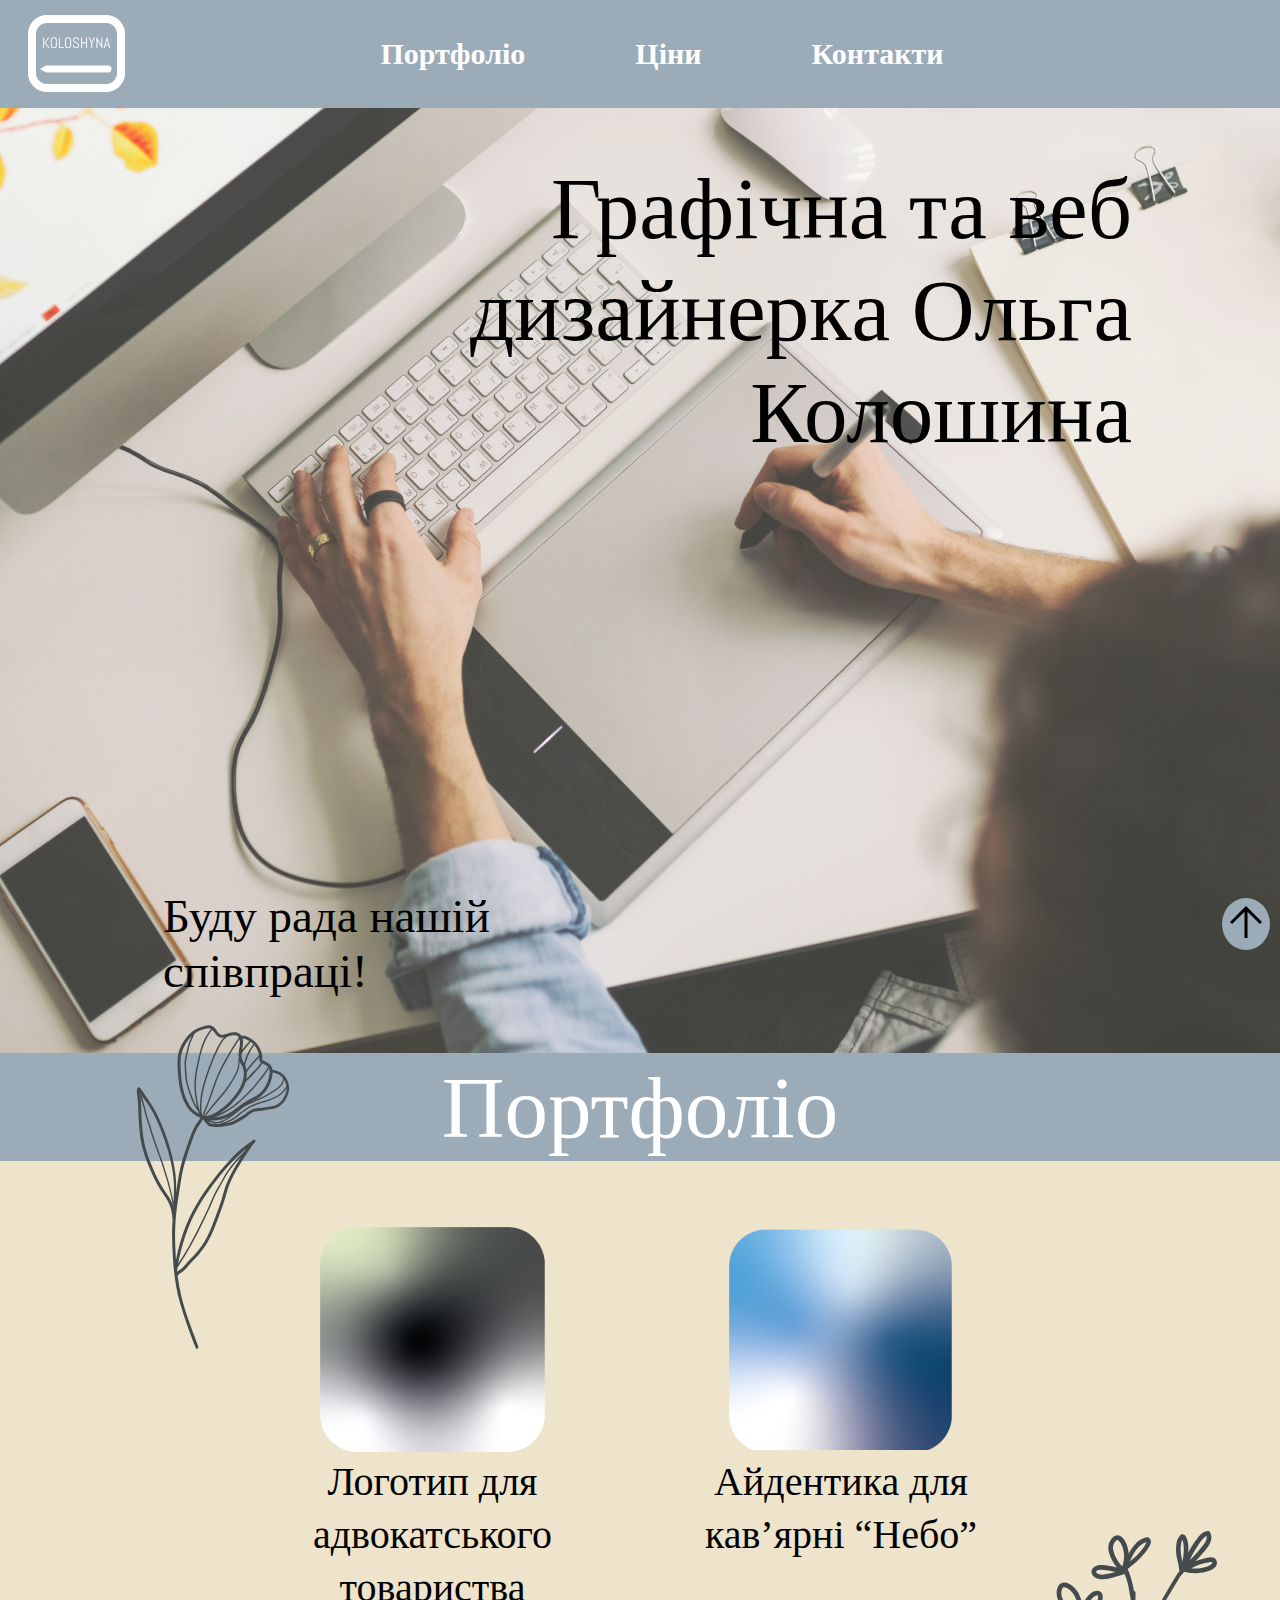
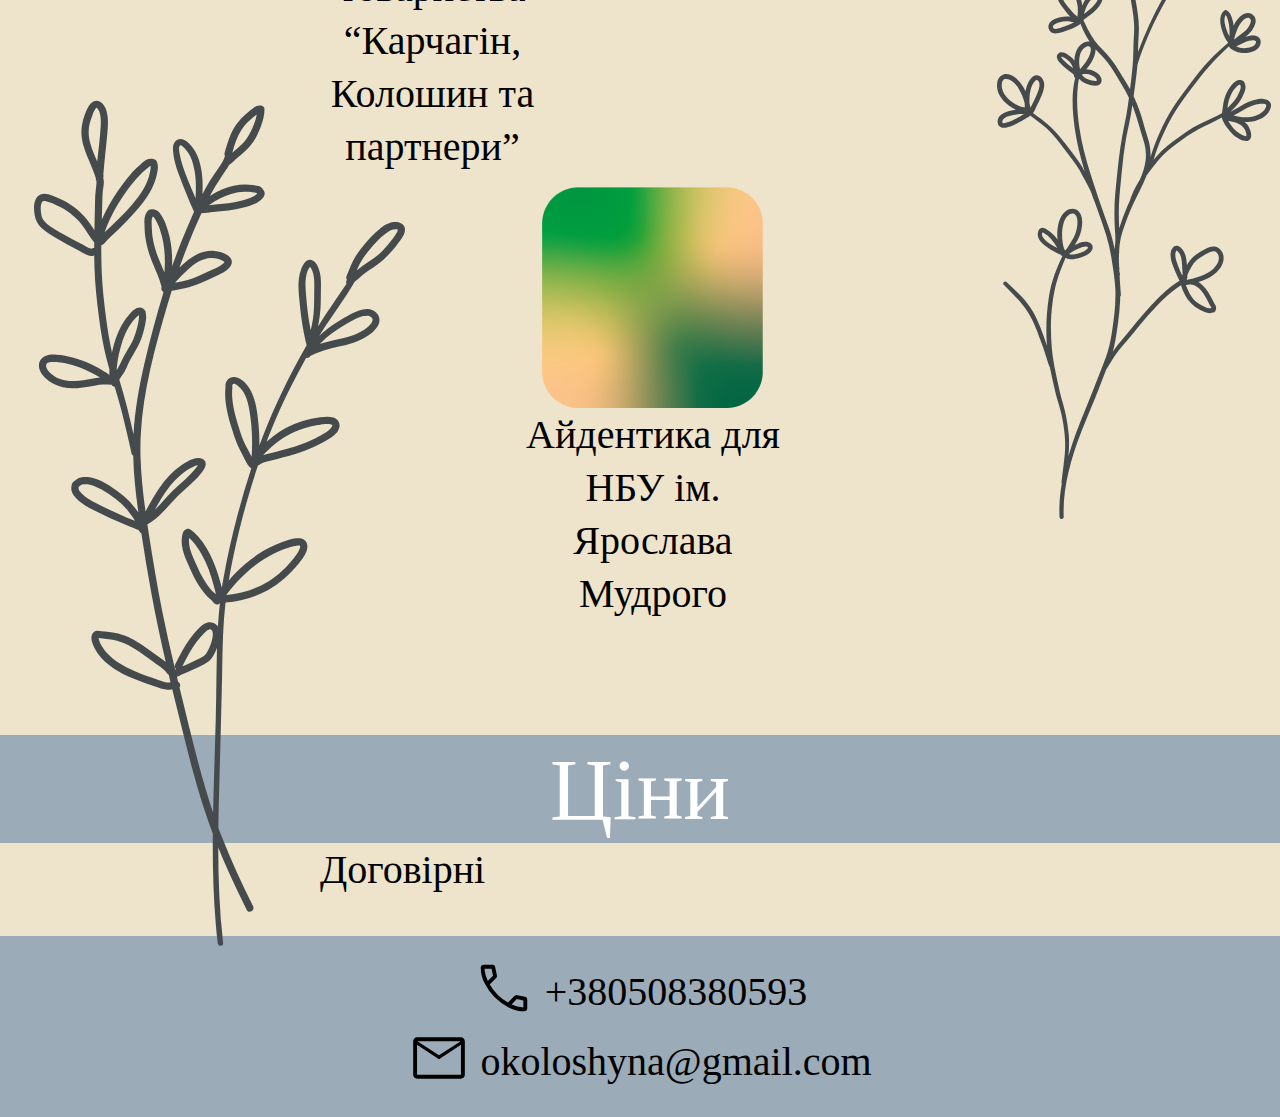
<file: index.html>
<!DOCTYPE html>
<html lang="en">
<head>
    <meta charset="UTF-8">
    <meta http-equiv="X-UA-Compatible" content="IE=edge">
    <meta name="viewport" content="width=device-width, initial-scale=1.0">
    <meta name="keywords" content="Сайти недорого, Графічний дизайн недорого, Web-дизайн недорого, вебдизайн недорого">
    <title>Сайт веб-дизайнерки Колошиної Ольги</title>
    <link rel="stylesheet" href="style.css">
</head>
<body>
    <header id="main-top">
        <div class="container main-top">
            <div class="logo">
                <img src="cover/logo.png" alt="logo">
            </div>
            <div class="container navigation">
                    <a class="port" href="#portfolio">Портфоліо</a>
                    <a href="#price">Ціни</a>
                    <a href="#contact">Контакти</a>
            </div>
        </div>
    </header>

    <main>
        <section>
            <div>
                <img class="background-img" src="cover/young-graphic-designer-working-office 2.png" alt="">
            </div>

            <div class="container background-img">
                <h2>Буду рада нашій співпраці!</h2>
                <h1>Графічна та веб дизайнеркa
                    Ольга Колошина </h1>
            </div>           
        </section>

        <section>
            <div id="portfolio">
                <h3 class="container">Портфоліо</h3>
            </div>

            <div class="container">
                <div id="savior">
                    &nbsp
                    <div class="blocks">
        
                        <div class="first">
                            <div class="first-block">
                                <a href="#popup-1">
                                    <img src="cover2/dad.png" alt="koloshyn">
                                </a>
                            </div>
        
                            <div>
                                <h4 class="f-text">Логотип для адвокатського товариства “Карчагін, Колошин та партнери”</h4>
                            </div>
                        </div>
        
                        <div class="second">
                            <div class="second-block">
                                <a href="#popup-2">
                                    <img src="cover2/nebo.png" alt="nedo">
                                </a>
                            </div>
                            <div>
                                <h4 class="t-text">Айдентика для кав’ярні “Небо”</h4>
                            </div>
                        </div>
        
                        <div class="third">
                            <div class="third-block">
                                <a href="#popup-3">
                                    <img src="cover2/libruary.png" alt="libruary">
                                </a>
                            </div>
        
                            <div>
                                <h4 class="tr-text">Айдентика для НБУ ім. Ярослава Мудрого</h4>
                            </div>
                        </div>
        
                    </div>
        
                </div>
            </div>
        </section>

        <section>
            <div id="price">
                <h3 class="container">Ціни</h3>
            </div>
            <div class="container">
                <h4>&nbsp&nbsp&nbsp&nbsp&nbsp&nbsp&nbsp&nbsp&nbsp&nbsp&nbsp&nbsp&nbsp&nbsp&nbsp Договірні</h4>
            </div>
        </section>

        <section>
            <img class="flower-1" src="flowers/path14.svg" alt="">
            <img class="flower-2" src="flowers/path20.svg" alt="">
            <img class="flower-3" src="flowers/path48.svg" alt="">
        </section>
    </main>


    <footer>
        <div id="contact">
            <div class="container contacts">
                <img src="svg/call_FILL0_wght400_GRAD0_opsz48.svg" alt="">
                <h4>&nbsp+380508380593</h4>
            </div>
    
            <div class="container contacts">
                <img src="svg/mail_FILL0_wght400_GRAD0_opsz48.svg" alt="">
                <h4>&nbspokoloshyna@gmail.com</h4>
            </div>
        </div>
    </footer>

    <div id="back-to-top" class="back_to_top">
        <a href="#main-top"><img src="svg/arrow_upward_FILL0_wght400_GRAD0_opsz48.svg" alt=""></a>
    </div>


    <div id="popup-2" class="popup">
        <div class="popup-body">
            <div class="popup-content ">
                <a href="#savior" class="popup-close"> <img src="flowers/arrow_back_FILL0_wght400_GRAD0_opsz48 1.svg" alt="close"></a>
                <div class="popup-title"> <h5>Айдентика для кав’ярні “Небо” </h5></div>
                <div class="popup-photo">
                    <img class="popup-photo" src="nebo/Koloshyna_16 (1)-2.png" alt="">
                    <img class="popup-photo" src="nebo/Koloshyna_16 (1)-3.png" alt="">
                    <img class="popup-photo" src="nebo/Koloshyna_16 (1)-5.png" alt="">
                    <img class="popup-photo" src="nebo/Koloshyna_16 (1)-6.png" alt="">
                    <img class="popup-photo" src="nebo/Koloshyna_16 (1)-8.png" alt="">
                </div>
            </div>
        </div>
    </div>

    <div id="popup-3" class="popup">
        <div class="popup-body">
            <div class="popup-content ">
                <a href="#savior" class="popup-close"> <img src="flowers/arrow_back_FILL0_wght400_GRAD0_opsz48 1.svg" alt="close"></a>
                <div class="popup-title"> <h5>Айдентика для НБУ ім. Ярослава Мудрого </h5></div>
                <div class="popup-photo">
                    <img class="popup-photo" src="labruary/presentation_Koloshyna-05.png" alt="">
                    <img class="popup-photo" src="labruary/presentation_Koloshyna-06.png" alt="">
                    <img class="popup-photo" src="labruary/presentation_Koloshyna-07.png" alt="">
                    <img class="popup-photo" src="labruary/presentation_Koloshyna-09.png" alt="">
                    <img class="popup-photo" src="labruary/presentation_Koloshyna-10.png" alt="">
                    <img class="popup-photo" src="labruary/presentation_Koloshyna-11.png" alt="">
                    <img class="popup-photo" src="labruary/presentation_Koloshyna-14.png" alt="">
                    <img class="popup-photo" src="labruary/presentation_Koloshyna-15.png" alt="">
                </div>
            </div>
        </div>
    </div>

    <div id="popup-1" class="popup">
        <div class="popup-body">
            <div class="popup-content ">
                <a href="#savior" class="popup-close"> <img src="flowers/arrow_back_FILL0_wght400_GRAD0_opsz48 1.svg" alt="close"></a>
                <div class="popup-title"> <h5>Логотип 
                    для адвокатського товариства “Карчагін 
                    і Колошин” </h5></div>
                <div class="popup-photo">
                    <img class="popup-photo" src="dad/2x/секіра2.png" alt="">
                </div>
            </div>
        </div>
    </div>

</body>
</html>
</file>
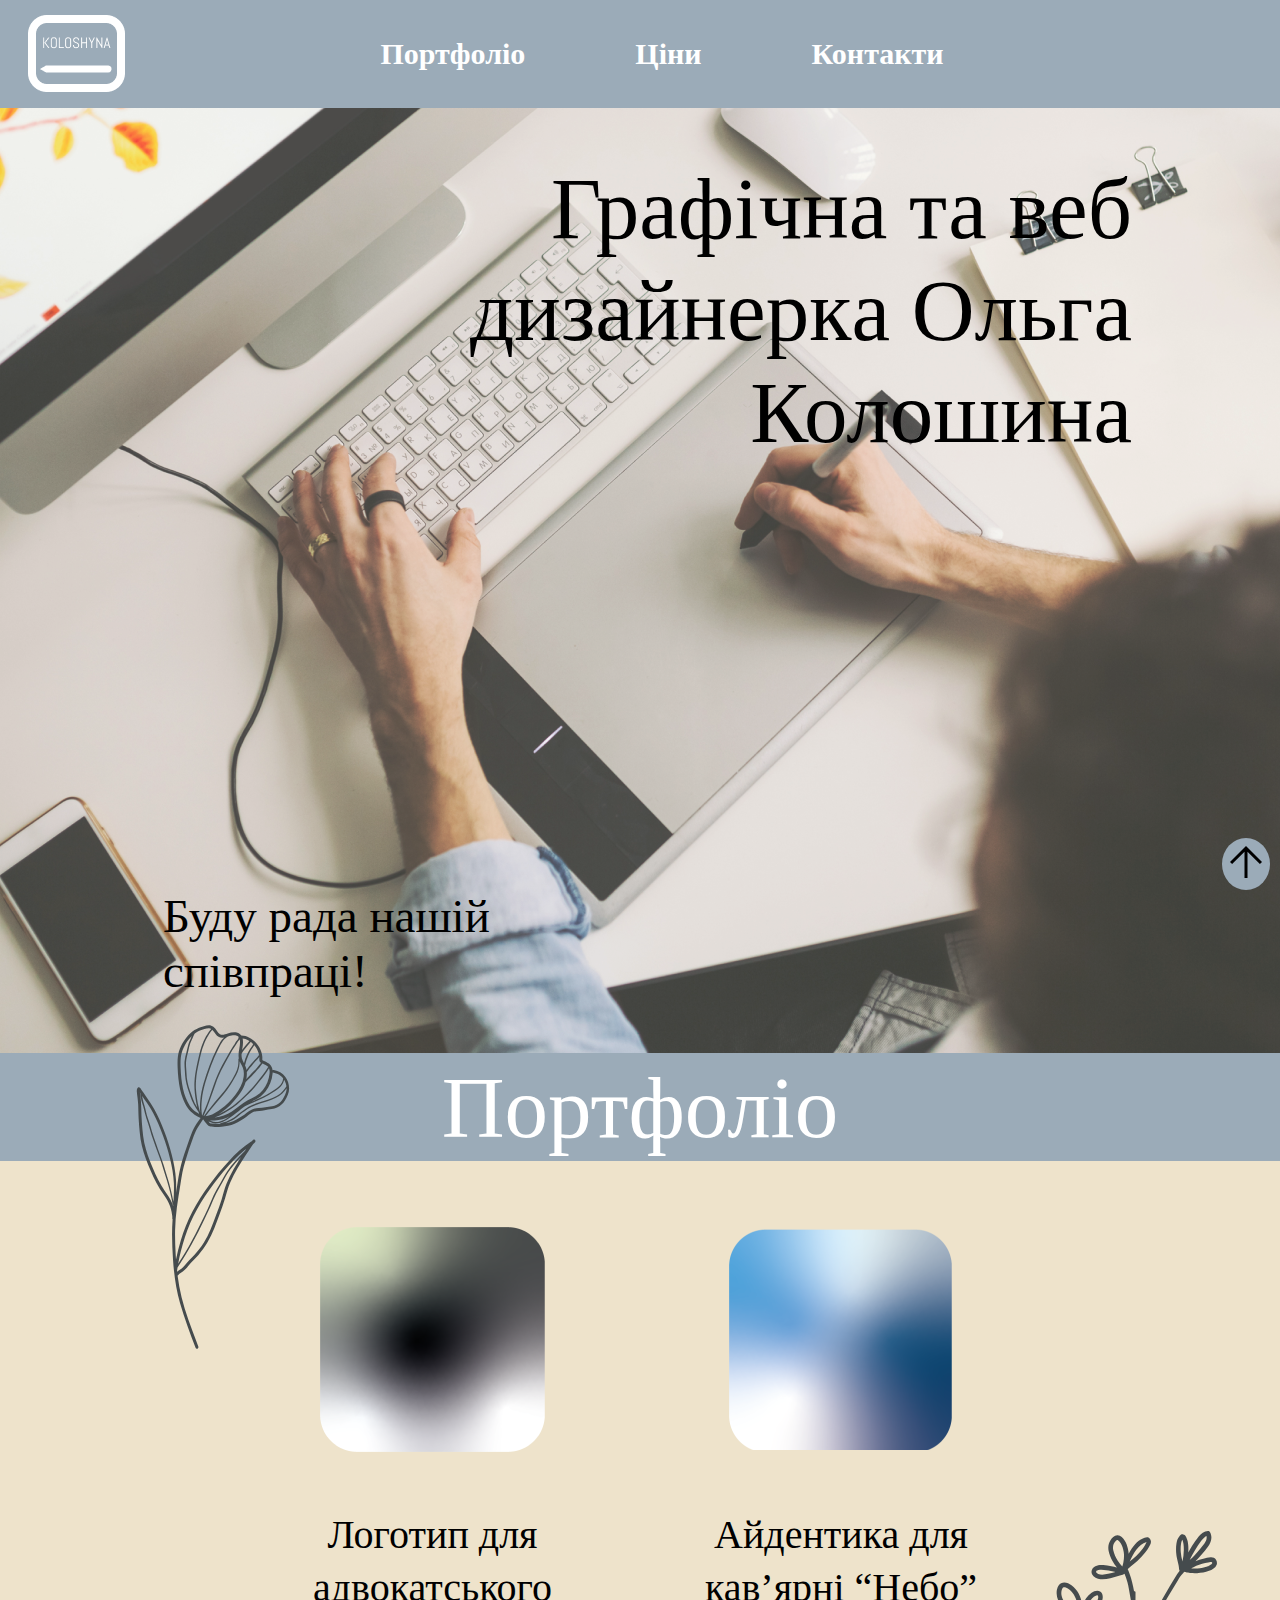
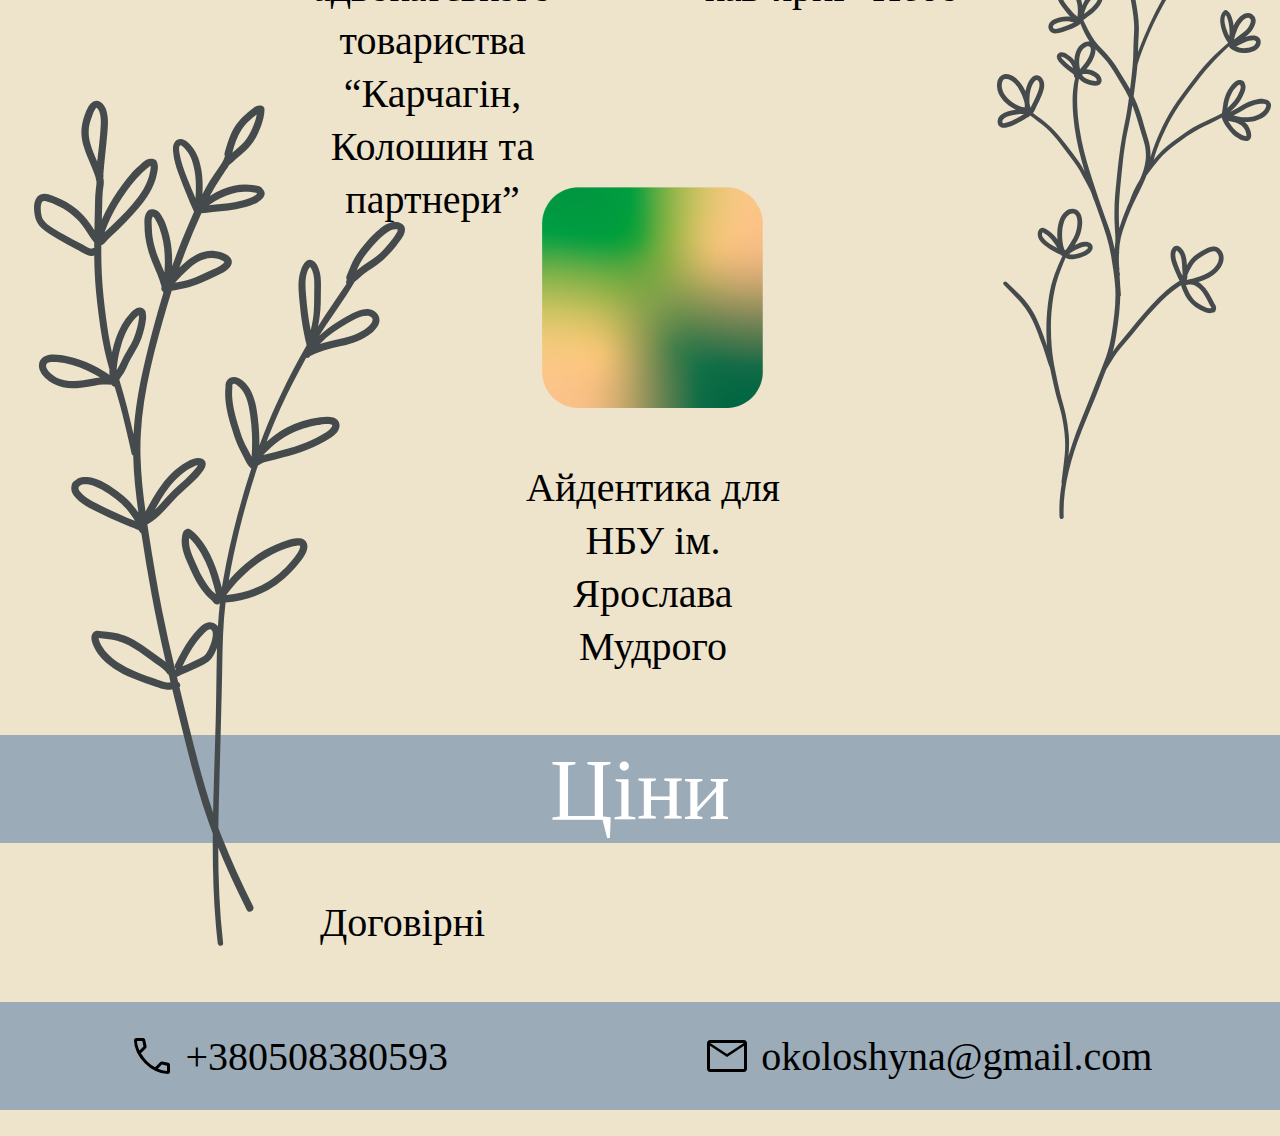
<file: site/index.html>
<!DOCTYPE html>
<html lang="en">
<head>
    <meta charset="UTF-8">
    <meta http-equiv="X-UA-Compatible" content="IE=edge">
    <meta name="viewport" content="width=device-width, initial-scale=1.0">
    <meta name="keywords" content="Сайти недорого, Графічний дизайн недорого, Web-дизайн недорого, вебдизайн недорого">
    <title>Сайт веб-дизайнерки Колошиної Ольги</title>
    <link rel="stylesheet" href="style.css">
</head>
<body>
    <header id="main-top">
        <div class="container main-top">
            <div class="logo">
                <img src="cover/logo.png" alt="logo">
            </div>
            <div class="container navigation">
                    <a class="port" href="#portfolio">Портфоліо</a>
                    <a href="#price">Ціни</a>
                    <a href="#contact">Контакти</a>
            </div>
        </div>
    </header>

    <main>
        <section>
            <div>
                <img class="background-img" src="cover/young-graphic-designer-working-office 2.png" alt="">
            </div>

            <div class="container background-img">
                <h2>Буду рада нашій співпраці!</h2>
                <h1>Графічна та веб дизайнеркa
                    Ольга Колошина </h1>
            </div>           
        </section>

        <section>
            <div id="portfolio">
                <h3 class="container">Портфоліо</h3>
            </div>
            <div class="container">
                <div id="savior">
                    &nbsp
                    <div class="blocks">
                        <div class="first-block">
                            <a href="#popup-1">
                                <img src="cover2/dad.png" alt="koloshyn">
                            </a>
                        </div>

                        <div>
                            <h4 class="f-text">Логотип 
                                для адвокатського товариства “Карчагін, Колошин та партнери”</h4>
                        </div>

                        <div class="second-block">
                            <a href="#popup-2">
                                <img src="cover2/nebo.png" alt="nedo">
                            </a>
                        </div>
                        <div>
                            <h4 class="t-text">Айдентика для кав’ярні “Небо”</h4>
                        </div>

                        <div class="third-block">
                            <a href="#popup-3">
                                <img src="cover2/libruary.png" alt="libruary">
                            </a>
                        </div>

                        <div>
                            <h4 class="tr-text">Айдентика для НБУ ім. Ярослава Мудрого</h4>
                        </div>
                    </div>
                </div>
            </div>
        </section>

        <section>
            <div id="price">
                <h3 class="container">Ціни</h3>
            </div>
            <div class="container ">
                <h4>&nbsp&nbsp&nbsp&nbsp&nbsp&nbsp&nbsp&nbsp&nbsp&nbsp&nbsp&nbsp&nbsp&nbsp&nbsp Договірні</h4>
            </div>
        </section>

        <section>
            <img class="flower-1" src="flowers/path14.svg" alt="">
            <img class="flower-2" src="flowers/path20.svg" alt="">
            <img class="flower-3" src="flowers/path48.svg" alt="">
        </section>
    </main>


    <footer>
        <div id="contact">
            <div class="container">
                <img src="svg/call_FILL0_wght400_GRAD0_opsz48.svg" alt="">
                <h4>&nbsp+380508380593</h4>
            </div>

            <div class="container">
                <img src="svg/mail_FILL0_wght400_GRAD0_opsz48.svg" alt="">
                <h4>&nbspokoloshyna@gmail.com</h4>
            </div>
        </div>
    </footer>

    <div id="back-to-top" class="back_to_top">
        <a href="#main-top"><img src="svg/arrow_upward_FILL0_wght400_GRAD0_opsz48.svg" alt=""></a>
    </div>


    <div id="popup-2" class="popup">
        <div class="popup-body">
            <div class="popup-content ">
                <a href="#savior" class="popup-close"> <img src="flowers/arrow_back_FILL0_wght400_GRAD0_opsz48 1.svg" alt="close"></a>
                <div class="popup-title"> <h5>Айдентика для кав’ярні “Небо” </h5></div>
                <div class="popup-photo">
                    <img class="popup-photo" src="nebo/Koloshyna_16 (1)-2.png" alt="">
                    <img class="popup-photo" src="nebo/Koloshyna_16 (1)-3.png" alt="">
                    <img class="popup-photo" src="nebo/Koloshyna_16 (1)-5.png" alt="">
                    <img class="popup-photo" src="nebo/Koloshyna_16 (1)-6.png" alt="">
                    <img class="popup-photo" src="nebo/Koloshyna_16 (1)-8.png" alt="">
                </div>
            </div>
        </div>
    </div>

    <div id="popup-3" class="popup">
        <div class="popup-body">
            <div class="popup-content ">
                <a href="#savior" class="popup-close"> <img src="flowers/arrow_back_FILL0_wght400_GRAD0_opsz48 1.svg" alt="close"></a>
                <div class="popup-title"> <h5>Айдентика для НБУ ім. Ярослава Мудрого </h5></div>
                <div class="popup-photo">
                    <img class="popup-photo" src="labruary/presentation_Koloshyna-05.png" alt="">
                    <img class="popup-photo" src="labruary/presentation_Koloshyna-06.png" alt="">
                    <img class="popup-photo" src="labruary/presentation_Koloshyna-07.png" alt="">
                    <img class="popup-photo" src="labruary/presentation_Koloshyna-09.png" alt="">
                    <img class="popup-photo" src="labruary/presentation_Koloshyna-10.png" alt="">
                    <img class="popup-photo" src="labruary/presentation_Koloshyna-11.png" alt="">
                    <img class="popup-photo" src="labruary/presentation_Koloshyna-14.png" alt="">
                    <img class="popup-photo" src="labruary/presentation_Koloshyna-15.png" alt="">
                </div>
            </div>
        </div>
    </div>

    <div id="popup-1" class="popup">
        <div class="popup-body">
            <div class="popup-content ">
                <a href="#savior" class="popup-close"> <img src="flowers/arrow_back_FILL0_wght400_GRAD0_opsz48 1.svg" alt="close"></a>
                <div class="popup-title"> <h5>Логотип 
                    для адвокатського товариства “Карчагін 
                    і Колошин” </h5></div>
                <div class="popup-photo">
                    <img class="popup-photo" src="dad/2x/секіра2.png" alt="">
                </div>
            </div>
        </div>
    </div>

</body>
</html>
</file>
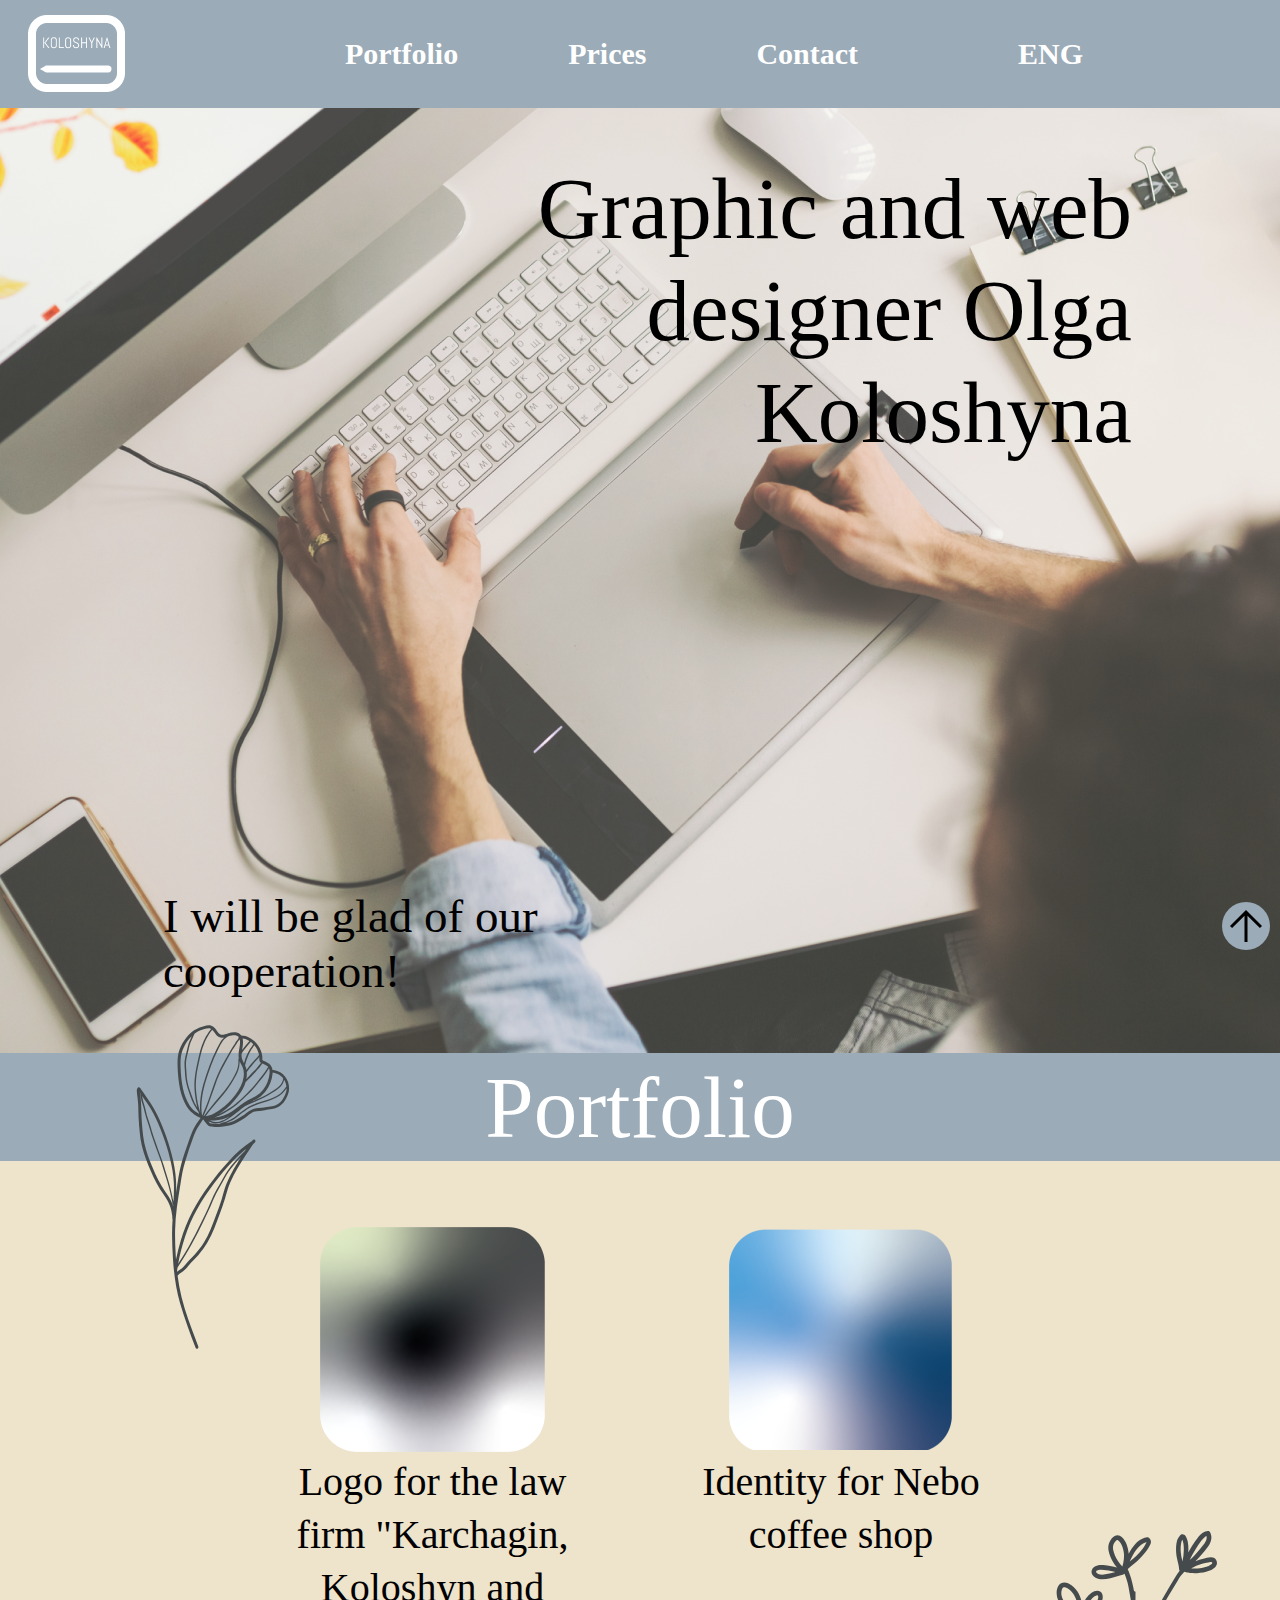
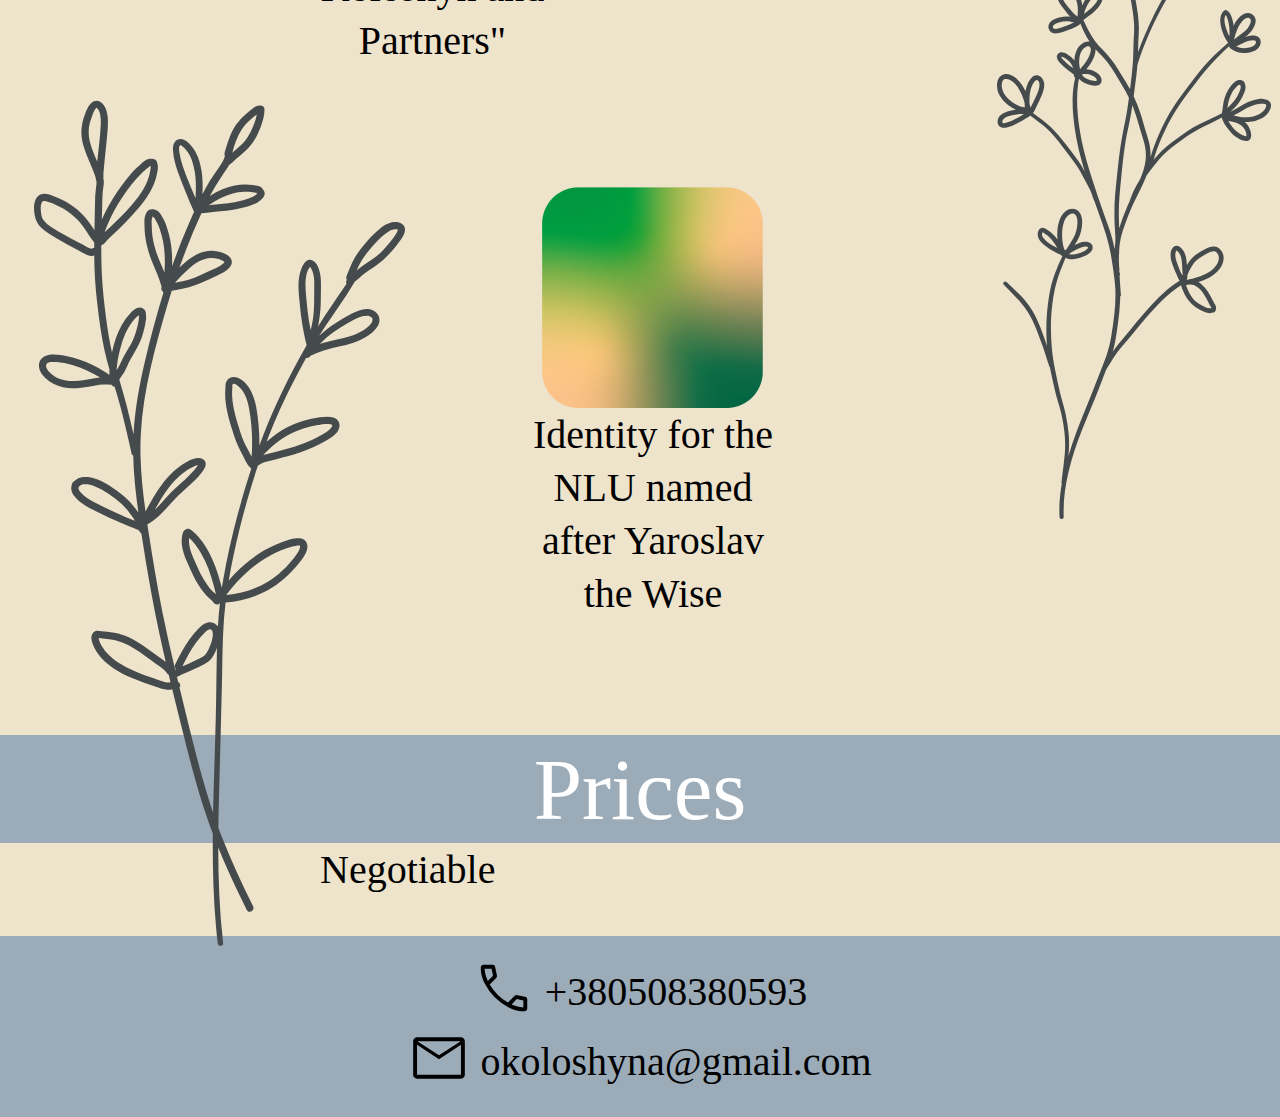
<file: index_eng.html>
<!DOCTYPE html>
<html lang="en">
<head>
    <meta charset="UTF-8">
    <meta http-equiv="X-UA-Compatible" content="IE=edge">
    <meta name="viewport" content="width=device-width, initial-scale=1.0">
    <meta name="keywords" content="Сайти недорого, Графічний дизайн недорого, Web-дизайн недорого, вебдизайн недорого">
    <title>Сайт веб-дизайнерки Колошиної Ольги</title>
    <link rel="stylesheet" href="style.css">
</head>
<body>
    <body>
        <header id="main-top">
            <div class="container main-top">
                <div class="logo">
                    <img src="cover/logo.png" alt="logo">
                </div>
                <div class="container navigation">
                        <a class="port" href="#portfolio">Portfolio</a>
                        <a href="#price">Prices</a>
                        <a href="#contact">Contact</a>
    
                </div>
                <div class="dropdown">
                    <button class="b">ENG</button>
                    <div class="container language">
                        <a href="#" id="switchToUa">UA</a>
                    </div>
                </div>
            </div>
        </header>

    <main>
        <section>
            <div>
                <img class="background-img" src="cover/young-graphic-designer-working-office 2.png" alt="">
            </div>

            <div class="container background-img">
                <h1>Graphic and web designer
                    Olga Koloshyna </h1>
                <h2>I will be glad of our cooperation!</h2>
                
            </div>           
        </section>

        <section>
            <div id="portfolio">
                <h3 class="container">Portfolio</h3>
            </div>

            <div class="container">
                <div id="savior">
                    &nbsp
                    <div class="blocks">
        
                        <div class="first">
                            <div class="first-block">
                                <a href="#popup-1">
                                    <img src="cover2/dad.png" alt="koloshyn">
                                </a>
                            </div>
        
                            <div>
                                <h4 class="f-text">Logo for the law firm "Karchagin, Koloshyn and Partners"</h4>
                            </div>
                        </div>
        
                        <div class="second">
                            <div class="second-block">
                                <a href="#popup-2">
                                    <img src="cover2/nebo.png" alt="nedo">
                                </a>
                            </div>
                            <div>
                                <h4 class="t-text">Identity for Nebo coffee shop</h4>
                            </div>
                        </div>
        
                        <div class="third">
                            <div class="third-block">
                                <a href="#popup-3">
                                    <img src="cover2/libruary.png" alt="libruary">
                                </a>
                            </div>
        
                            <div>
                                <h4 class="tr-text">Identity for the NLU named after Yaroslav the Wise</h4>
                            </div>
                        </div>
        
                    </div>
        
                </div>
            </div>
        </section>

        <section>
            <div id="price">
                <h3 class="container">Prices</h3>
            </div>
            <div class="container">
                <h4>&nbsp&nbsp&nbsp&nbsp&nbsp&nbsp&nbsp&nbsp&nbsp&nbsp&nbsp&nbsp&nbsp&nbsp&nbsp Negotiable</h4>
            </div>
        </section>

        <section>
            <img class="flower-1" src="flowers/path14.svg" alt="">
            <img class="flower-2" src="flowers/path20.svg" alt="">
            <img class="flower-3" src="flowers/path48.svg" alt="">
        </section>
    </main>


    <footer>
        <div id="contact">
            <div class="container contacts">
                <img src="svg/call_FILL0_wght400_GRAD0_opsz48.svg" alt="">
                <h4>&nbsp+380508380593</h4>
            </div>
    
            <div class="container contacts">
                <img src="svg/mail_FILL0_wght400_GRAD0_opsz48.svg" alt="">
                <h4>&nbspokoloshyna@gmail.com</h4>
            </div>
        </div>
    </footer>

    <div id="back-to-top" class="back_to_top">
        <img src="svg/arrow_upward_FILL0_wght400_GRAD0_opsz48.svg" alt=""> 
    </div>


    <div id="popup-2" class="popup">
        <div class="popup-body">
            <div class="popup-content ">
                <a href="#savior" class="popup-close"> <img src="flowers/arrow_back_FILL0_wght400_GRAD0_opsz48 1.svg" alt="close"></a>
                <div class="popup-title"> <h5>Identity for Nebo coffee shop </h5></div>
                <div class="popup-photo">
                    <img class="popup-photo" src="nebo/Koloshyna_16 (1)-2.png" alt="">
                    <img class="popup-photo" src="nebo/Koloshyna_16 (1)-3.png" alt="">
                    <img class="popup-photo" src="nebo/Koloshyna_16 (1)-5.png" alt="">
                    <img class="popup-photo" src="nebo/Koloshyna_16 (1)-6.png" alt="">
                    <img class="popup-photo" src="nebo/Koloshyna_16 (1)-8.png" alt="">
                </div>
            </div>
        </div>
    </div>

    <div id="popup-3" class="popup">
        <div class="popup-body">
            <div class="popup-content ">
                <a href="#savior" class="popup-close"> <img src="flowers/arrow_back_FILL0_wght400_GRAD0_opsz48 1.svg" alt="close"></a>
                <div class="popup-title"> <h5>Identity for the NLU named after Yaroslav the Wise</h5></div>
                <div class="popup-photo">
                    <img class="popup-photo" src="labruary/presentation_Koloshyna-05.png" alt="">
                    <img class="popup-photo" src="labruary/presentation_Koloshyna-06.png" alt="">
                    <img class="popup-photo" src="labruary/presentation_Koloshyna-07.png" alt="">
                    <img class="popup-photo" src="labruary/presentation_Koloshyna-09.png" alt="">
                    <img class="popup-photo" src="labruary/presentation_Koloshyna-10.png" alt="">
                    <img class="popup-photo" src="labruary/presentation_Koloshyna-11.png" alt="">
                    <img class="popup-photo" src="labruary/presentation_Koloshyna-14.png" alt="">
                    <img class="popup-photo" src="labruary/presentation_Koloshyna-15.png" alt="">
                </div>
            </div>
        </div>
    </div>

    <div id="popup-1" class="popup">
        <div class="popup-body">
            <div class="popup-content ">
                <a href="#savior" class="popup-close"> <img src="flowers/arrow_back_FILL0_wght400_GRAD0_opsz48 1.svg" alt="close"></a>
                <div class="popup-title"> <h5>Logo for the law firm "Karchagin, Koloshyn and Partners"</h5></div>
                <div class="popup-photo">
                    <img class="popup-photo" src="dad/1.png">
                    <img class="popup-photo" src="dad/Портфоліо графічного дизайнера Колошиної Ольги-14.png">
                    <img class="popup-photo" src="dad/2x/секіра2.png" alt="">
                </div>
            </div>
        </div>
    </div>

    <script src="jquery-3.7.1.min.js"></script>
    <script src="js_eng.js"></script>

</body>
</html>
</file>
<file: style.css>
body{
    background-color: #EEE3CB;
    margin: 0;

}

*{
    box-sizing: border-box;
}

@media (min-width: 1024px) {

    .container{
        max-width: 960px;
        margin: 0 auto;
        display: flex;
        align-items: center;
    }

    header{
        background-color: #9BABB8;
        height: 108px;
        text-align: center;
        display: flex;
    }

    .main-top{
        display: flex;
        align-items: center; 
        height: 108px;
    }

    #main-text{
        margin-left: 60px;
    }

    .logo{
        position: absolute;
        width: 97px;
        height: 77px;
        left: 28px;
        top: 15px;
    }

    .navigation{
        font-family: Montserrat;
        font-weight: 700;
        font-size: 30px;
        float: left;
    }

    .navigation a{
        padding-right: 110px;
        color: #FFFFFF;
        text-decoration: none;
    }

    .navigation a:hover{
        color:#EEE3CB;
    }

    .language{
        display: none;
        font-family: Montserrat;
        font-weight: 700;
        font-size: 30px;
        padding-left: 50px;

    }

    .language a{
        text-decoration: none;
        color: #FFFFFF;
        display: block;
    }

    .dropdown{
        position: relative;
        display: inline-block;
    }

    .b{
        font-family: Montserrat;
        font-weight: 700;
        font-size: 30px;
        padding-left: 50px;
        background: #9BABB8;
        color: #FFFFFF;
        border: none;
        cursor: pointer;
    }

    .dropdown:hover .language {
        display: block;
    }

    .port{
        margin-left: 154px;
    }

    .background-img{
        display: flex;
        width: 100%;
    }

    h1{
        position: absolute;
        width: 798px;
        height: 319px;
        left: 334px;
        top: 100px; 
        font-family: 'Roboto';
        font-style: normal;
        font-weight: 300;
        font-size: 87px;
        line-height: 102px;
        text-align: right;
    }

    h2{
        position: absolute;
        width: 438px;
        height: 128px;
        left: 163px;
        top: 850px;
        font-family: 'Roboto';
        font-style: normal;
        font-weight: 300;
        font-size: 47px;
        line-height: 55px;
    }

    #portfolio{
        background-color: #9BABB8;
        text-align: center;
        display: flex;
        height: 108px;
        align-items: center;
    }

    h3{
        font-family: 'Montserrat';
        font-style: normal;
        font-weight: 400;
        font-size: 87px;
        color: #FFFFFF;
    }

    .blocks{
        width: 225px;
        height: 225px;
        margin-top: 68px;
    }

    .first-block{
        position: absolute;
        width: 225px;
        height: 225px;
        left: 320px;
        top: 1227px;
    }

    .second-block{
        position: absolute;
        width: 223px;
        height: 223px;
        left: 729px;
        top: 1227px;
    }

    .third-block{
        position: absolute;
        width: 221px;
        height: 221px;
        left: 542px;
        top: 1787px;
    }

    .f-text{
        position: absolute;
        width: 317px;
        height: 309px;
        left: 274px;
        top: 1455px;
    }

    .t-text{
        position: absolute;
        width: 280px;
        height: 212px;
        left: 701px;
        top: 1455px;
    } 

    .tr-text{
        position: absolute;
        width: 280px;
        height: 221px;
        left: 513px;
        top: 2008px;
    } 

    #savior{
        height: 1174px;
    }

    h4{
        font-family: 'Roboto Mono';
        font-style: normal;
        font-weight: 400;
        font-size: 40px;
        line-height: 53px;
        text-align: center;
    }


    #price{
        background-color: #9BABB8;
        text-align: center;
        display: flex;
        height: 108px;
        align-items: center;
    }

    #contact {
        background-color: #9BABB8;
        display: flex;
        height: 181px;
        align-items: center;
        justify-content: center;
        margin-top: 40px;
        flex-direction: column; 
    }
    
    .contacts img {
        width: 62px;
        height: 62px;
        margin-bottom: 8px; 
    }
    
    h4 {
        margin: 0;
    }

    .flower-1{
        position: absolute;
        left: 2.66%;
        right: 68.36%;
        top: 1700px;
        bottom: -23.91%;
    }

    .flower-2{
        position: absolute;
        left: 77.89%;
        right: 0.7%;
        top: 1531px;
        bottom: 1.88%;
    }

    .flower-3{
        position: absolute;
        left: 10.61%;
        right: 77.99%;
        top: 1025px;
        bottom: 35.98%;
    }

    h5{
        font-family: 'Montserrat';
        font-style: normal;
        font-weight: 400;
        font-size: 47px;
        line-height: 57px;
        text-align: center;
        color: #000000
    }

    .popup{
        position: fixed;
        width: 100%;
        height: 100%;
        background-color: #00000050;
        top: 0;
        left: 0;
        opacity: 0;
        visibility: hidden;
        overflow-y: auto;
        overflow-x: hidden;
        transition: all 0.8s ease 0s;
    }

    .popup:target{
        opacity: 1;
        visibility: visible;
    }

    .popup:target .popup-content{
        transform: translate(0px, 0px);
        visibility: 1;
    }

    .popup-body{
        min-height: 100%;
        display: flex;
        align-items: center;
        justify-content: center;
        padding: 30px 10px;

    }

    .popup-content {
        height: auto; 
        background-color: #EEE3CB;
        color: #000000;
        width: auto; 
        align-items: center;
        position: relative;
        transition: all 0.8s ease 0s;
    }

    .popup-close{
        position: absolute;
        width: 48px;
        height: 48px;
        left: 54px;
        top: 80px;
    }

    .popup-title{
        align-items: center;
        text-align: center;
        justify-content: center;

    }

    .popup-photo {
        display: flex; 
        flex-wrap: wrap; 
        justify-content: center; 
        margin-left: 0; 
    }

    .popup-photo img {
        height: 400px;
        width: 564px;
        margin: 10px; 
    }

    .back_to_top{
        position: fixed;
        bottom: -50px;
        right: 10px;
        background: #9BABB8;
        border-radius: 50%;
        display: flex;
        align-items: center;
        justify-content: center;
        cursor: pointer;
        transition: 0.4s linear;
    }

    .back_to_top.active{
        bottom: 10px;
    }

}


@media (max-width: 767px) {
   
    .container {
        display: flex;
        align-items: center;
    }

    header{
        background-color: #9BABB8;
        height: 56px;
        text-align: center;
        display: flex;
    }

    .logo{
        position: absolute;
        width: 61px;
        height: 49px;
        left: 3px;
        top: 3px;

    }

    .logo img{
        width: 61px;
        height: 49px;
    }

    .navigation{
        font-family: 'Montserrat';
        font-style: normal;
        font-weight: 700;
        font-size: 13px;
        line-height: 16px;
        color: #FFFFFF;
        float: left;
    }

    .navigation a{
        padding-right: 40px;
        color: #FFFFFF;
        text-decoration: none;
    }

    .language{
        display: none;
        font-family: Montserrat;
        font-weight: 700;
        font-size: 13px;
        padding-left: 5px;

    }

    .language a{
        text-decoration: none;
        color: #FFFFFF;
        display: block;
    }

    .dropdown{
        position: relative;
        display: inline-block;
    }

    .b{
        font-family: Montserrat;
        font-weight: 700;
        font-size: 13px;
        padding-left: 5px;
        background: #9BABB8;
        color: #FFFFFF;
        border: none;
        cursor: pointer;
    }

    .dropdown:hover .language {
        display: block;
    }

    .port{
        margin-left: 82px;
    }

    .background-img{
        display: flex;
        width: 100%;
    }

    h1{
        position: absolute;
        width: 266px;
        height: 108px;
        left: 77px;
        top: 74px;
        font-family: 'Roboto';
        font-style: normal;
        font-weight: 300;
        font-size: 31px;
        line-height: 36px;
        text-align: right;
        color: #000000;
    }

    h2{
        position: absolute;
        width: 230px;
        height: 57px;
        left: 17px;
        top: 219px;
        font-family: 'Roboto';
        font-style: normal;
        font-weight: 300;
        font-size: 22px;
        line-height: 26px;
        color: #000000;
    }

    #portfolio{
        background-color: #9BABB8;
        display: flex;
        height: 56px;
        align-items: center;
        justify-content: center;
    }

    h3{
        font-family: 'Montserrat';
        font-style: normal;
        font-weight: 400;
        font-size: 40px;
        color: #FFFFFF;
    }

    #savior {
        height: auto;
        display: flex;
        align-items: center; 
    }
    
    .blocks {
        display: flex;
        justify-content: space-between;
        flex-direction: column;
    }
    
    .first{
        margin-top: 30px;
    }

    .first, .second, .third {
        display: flex;
        align-items: flex-start;
        margin-bottom: 30px;
    }
    
    .first-block, .second-block, .third-block {
        width: 115px;
        height: 115px;
    }
    
    .first-block img, .second-block img, .third-block img {
        width: 115px;
        height: 115px;
    }
    
    .block-text {
        text-align: center;
        margin-top: 10px; 
    }
    
    h4{
        font-family: 'Roboto Mono';
        font-style: normal;
        font-weight: 400;
        font-size: 20px;
        text-align: center;
        }

    #price{
        background-color: #9BABB8;
        text-align: center;
        display: flex;
        height: 56px;
        align-items: center;
        justify-content: center;
    }

    #contact {
        background-color: #9BABB8;
        display: flex;
        height: 108px;
        align-items: center;
        justify-content: center;
        margin: 0px;
        flex-direction: column; 
    }
    
    .contacts img {
        width: 24px;
        height: 24px;
        margin-bottom: 8px; 
    }
    
    h4 {
        margin: 0;
    }

    h5{
        font-family: 'Montserrat';
        font-style: normal;
        font-weight: 400;
        font-size: 15px;
        text-align: center;
        color: #000000
    }

    .flower-1{
        width: 0px;
        height: 0px;
    }

    .flower-2{
        width: 0px;
        height: 0px;
    }

    .flower-3{
        width: 0px;
        height: 0px;
    }

    .popup{
        position: fixed;
        width: 100%;
        height: 100%;
        background-color: #00000050;
        top: 0;
        left: 0;
        opacity: 0;
        visibility: hidden;
        overflow-y: auto;
        overflow-x: hidden;
        transition: all 0.8s ease 0s;
    }

    .popup:target{
        opacity: 1;
        visibility: visible;
    }

    .popup:target .popup-content{
        transform: translate(0px, 0px);
        visibility: 1;
    }

    .popup-body{
        min-height: 100%;
        display: flex;
        align-items: center;
        justify-content: center;
        padding: 30px 10px;
    }

    .popup-content {
        height: auto; 
        background-color: #EEE3CB;
        color: #000000;
        width: auto; 
        align-items: center;
        position: relative;
        transition: all 0.8s ease 0s;
    }

    .popup-close{
        position: absolute;
        width: 48px;
        height: 48px;
        left: 54px;
        top: 80px;
    }

    .popup-title{
        align-items: center;
        text-align: center;
        justify-content: center;

    }

    .popup-photo {
        display: flex; 
        flex-wrap: wrap; 
        justify-content: center; 
        margin-left: 0; 
    }

    .popup-photo img {
        height: 168px;
        width: 237px;
        margin: 10px; 
    }

    .back_to_top{
        position: fixed;
        bottom: -50px;
        right: 5px;
        background: #9BABB8;
        border-radius: 50%;
        display: flex;
        align-items: center;
        justify-content: center;
        transition: 0.2s linear;
        }

    .back_to_top.active{
        bottom: 5px;
    }

  }


  @media (min-width: 768px) and (max-width: 1023px) {
   
    .container {
        display: flex;
        align-items: center;
    }

    header{
        background-color: #9BABB8;
        height: 111px;
        text-align: center;
        display: flex;
    }

    .logo{
        position: absolute;
        width: 97px;
        height: 77px;
        left: 3px;
        top: 3px;

    }

    .logo img{
        width: 97px;
        height: 77px;
    }

    .navigation{
        font-family: 'Montserrat';
        font-style: normal;
        font-weight: 700;
        font-size: 13px;
        line-height: 16px;
        color: #FFFFFF;
        float: left;
    }

    .navigation a{
        padding-right: 49px;
        color: #FFFFFF;
        text-decoration: none;
    }

    .language{
        display: none;
        font-family: Montserrat;
        font-weight: 700;
        font-size: 30px;
        padding-left: 50px;

    }

    .language a{
        text-decoration: none;
        color: #FFFFFF;
        display: block;
    }

    .dropdown{
        position: relative;
        display: inline-block;
    }

    .b{
        font-family: Montserrat;
        font-weight: 700;
        font-size: 30px;
        padding-left: 50px;
        background: #9BABB8;
        color: #FFFFFF;
        border: none;
        cursor: pointer;
    }

    .dropdown:hover .language {
        display: block;
    }

    .port{
        margin-left: 82px;
    }

    .background-img{
        display: flex;
        width: 100%;
    }

    h1{
        position: absolute;
        width: 266px;
        height: 108px;
        left: 77px;
        top: 74px;
        font-family: 'Roboto';
        font-style: normal;
        font-weight: 300;
        font-size: 31px;
        line-height: 36px;
        text-align: right;
        color: #000000;
    }

    h2{
        position: absolute;
        width: 230px;
        height: 57px;
        left: 17px;
        top: 219px;
        font-family: 'Roboto';
        font-style: normal;
        font-weight: 300;
        font-size: 22px;
        line-height: 26px;
        color: #000000;
    }

    #portfolio{
        background-color: #9BABB8;
        display: flex;
        height: 56px;
        align-items: center;
        justify-content: center;
    }

    h3{
        font-family: 'Montserrat';
        font-style: normal;
        font-weight: 400;
        font-size: 40px;
        color: #FFFFFF;
    }

    #savior {
        height: auto;
        display: flex;
        align-items: center; 
    }
    
    .blocks {
        display: flex;
        justify-content: space-between;
        flex-direction: column;
    }
    
    .first{
        margin-top: 30px;
    }

    .first, .second, .third {
        display: flex;
        align-items: flex-start;
        margin-bottom: 30px;
    }
    
    .first-block, .second-block, .third-block {
        width: 115px;
        height: 115px;
    }
    
    .first-block img, .second-block img, .third-block img {
        width: 115px;
        height: 115px;
    }
    
    .block-text {
        text-align: center;
        margin-top: 10px; 
    }
    
    h4{
        font-family: 'Roboto Mono';
        font-style: normal;
        font-weight: 400;
        font-size: 20px;
        text-align: center;
        }

    #price{
        background-color: #9BABB8;
        text-align: center;
        display: flex;
        height: 56px;
        align-items: center;
        justify-content: center;
    }

    #contact {
        background-color: #9BABB8;
        display: flex;
        height: 108px;
        align-items: center;
        justify-content: center;
        margin: 0px;
        flex-direction: column; 
    }
    
    .contacts img {
        width: 24px;
        height: 24px;
        margin-bottom: 8px; 
    }
    
    h4 {
        margin: 0;
    }

    h5{
        font-family: 'Montserrat';
        font-style: normal;
        font-weight: 400;
        font-size: 15px;
        text-align: center;
        color: #000000
    }

    .flower-1{
        width: 0px;
        height: 0px;
    }

    .flower-2{
        width: 0px;
        height: 0px;
    }

    .flower-3{
        width: 0px;
        height: 0px;
    }

    .popup{
        position: fixed;
        width: 100%;
        height: 100%;
        background-color: #00000050;
        top: 0;
        left: 0;
        opacity: 0;
        visibility: hidden;
        overflow-y: auto;
        overflow-x: hidden;
        transition: all 0.8s ease 0s;
    }

    .popup:target{
        opacity: 1;
        visibility: visible;
    }

    .popup:target .popup-content{
        transform: translate(0px, 0px);
        visibility: 1;
    }

    .popup-body{
        min-height: 100%;
        display: flex;
        align-items: center;
        justify-content: center;
        padding: 30px 10px;
    }

    .popup-content {
        height: auto; 
        background-color: #EEE3CB;
        color: #000000;
        width: auto; 
        align-items: center;
        position: relative;
        transition: all 0.8s ease 0s;
    }

    .popup-close{
        position: absolute;
        width: 48px;
        height: 48px;
        left: 54px;
        top: 80px;
    }

    .popup-title{
        align-items: center;
        text-align: center;
        justify-content: center;

    }

    .popup-photo {
        display: flex; 
        flex-wrap: wrap; 
        justify-content: center; 
        margin-left: 0; 
    }

    .popup-photo img {
        height: 168px;
        width: 237px;
        margin: 10px; 
    }

    .back_to_top{
        position: fixed;
        bottom: -50px;
        right: 5px;
        background: #9BABB8;
        border-radius: 50%;
        display: flex;
        align-items: center;
        justify-content: center;
        transition: 0.2s linear;
        }

    .back_to_top.active{
        bottom: 5px;
        }
    }
</file>
<file: site/style.css>
body{
    background-color: #EEE3CB;
    margin: 0;

}

*{
    box-sizing: border-box;
}

.container{
    max-width: 960px;
    margin: 0 auto;
    display: flex;
    align-items: center;
}

header{
    background-color: #9BABB8;
    height: 108px;
    text-align: center;
    display: flex;
}

.main-top{
    display: flex;
    align-items: center; 
    height: 108px;
}

#main-text{
    margin-left: 76px;
}

.logo{
    position: absolute;
    width: 97px;
    height: 77px;
    left: 28px;
    top: 15px;
}

.navigation{
    font-family: Montserrat;
    font-weight: 700;
    font-size: 30px;
    float: left;
}

.navigation a{
    padding-right: 110px;
    color: #FFFFFF;
    text-decoration: none;
}

.navigation a:hover{
    color:#EEE3CB;
}

.port{
    margin-left: 154px;
}

.background-img{
    display: flex;
    width: 100%;
}

h1{
    position: absolute;
    width: 798px;
    height: 319px;
    left: 334px;
    top: 100px;
    font-family: 'Roboto';
    font-style: normal;
    font-weight: 300;
    font-size: 87px;
    line-height: 102px;
    text-align: right;
}

h2{
    position: absolute;
    width: 438px;
    height: 128px;
    left: 163px;
    top: 850px;
    font-family: 'Roboto';
    font-style: normal;
    font-weight: 300;
    font-size: 47px;
    line-height: 55px;
}

#portfolio{
    background-color: #9BABB8;
    text-align: center;
    display: flex;
    height: 108px;
    align-items: center;
}

h3{
    font-family: 'Montserrat';
    font-style: normal;
    font-weight: 400;
    font-size: 87px;
    color: #FFFFFF;
}

.blocks{
    width: 225px;
    height: 225px;
    margin-top: 68px;
}

.first-block{
    position: absolute;
    width: 225px;
    height: 225px;
    left: 320px;
    top: 1227px;
}

.second-block{
    position: absolute;
    width: 223px;
    height: 223px;
    left: 729px;
    top: 1227px;
}

.third-block{
    position: absolute;
    width: 221px;
    height: 221px;
    left: 542px;
    top: 1787px;
}

h4{
    font-family: 'Roboto Mono';
    font-style: normal;
    font-weight: 400;
    font-size: 40px;
    line-height: 53px;
    text-align: center;
}

.f-text{
    position: absolute;
    width: 317px;
    height: 309px;
    left: 274px;
    top: 1455px;
}

.t-text{
    position: absolute;
    width: 280px;
    height: 212px;
    left: 701px;
    top: 1455px;
} 

.tr-text{
    position: absolute;
    width: 280px;
    height: 221px;
    left: 513px;
    top: 2008px;
} 

#savior{
    height: 1174px;
}

#price{
    background-color: #9BABB8;
    text-align: center;
    display: flex;
    height: 108px;
    align-items: center;
}

#contact{
    background-color: #9BABB8;
    display: flex;
    height: 108px;
    align-items: center;
    margin: 0px;

}

.contacts{
    margin: 0px;
}

.flower-1{
    position: absolute;
    left: 2.66%;
    right: 68.36%;
    top: 1700px;
    bottom: -23.91%;
}

.flower-2{
    position: absolute;
    left: 77.89%;
    right: 0.7%;
    top: 1531px;
    bottom: 1.88%;
}

.flower-3{
    position: absolute;
    left: 10.61%;
    right: 77.99%;
    top: 1025px;
    bottom: 35.98%;
}

h5{
    font-family: 'Montserrat';
    font-style: normal;
    font-weight: 400;
    font-size: 47px;
    line-height: 57px;
    text-align: center;
    color: #000000
}

.popup{
    position: fixed;
    width: 100%;
    height: 100%;
    background-color: #00000050;
    top: 0;
    left: 0;
    opacity: 0;
    visibility: hidden;
    overflow-y: auto;
    overflow-x: hidden;
    transition: all 0.8s ease 0s;
}

.popup:target{
    opacity: 1;
    visibility: visible;
}

.popup:target .popup-content{
    transform: translate(0px, 0px);
    visibility: 1;
}

.popup-body{
    min-height: 100%;
    display: flex;
    align-items: center;
    justify-content: center;
    padding: 30px 10px;

}

.popup-content {
    height: auto; 
    background-color: #EEE3CB;
    color: #000000;
    width: auto; 
    align-items: center;
    position: relative;
    transition: all 0.8s ease 0s;
}

.popup-close{
    position: absolute;
    width: 48px;
    height: 48px;
    left: 54px;
    top: 80px;
}

.popup-title{
    align-items: center;
    text-align: center;
    justify-content: center;

}

.popup-photo {
    display: flex; 
    flex-wrap: wrap; 
    justify-content: center; 
    margin-left: 0; 
}

.popup-photo img {
    height: 400px;
    width: 564px;
    margin: 10px; 
}

.back_to_top{
    position: fixed;
    bottom: 10px;
    right: 10px;
    background: #9BABB8;
    border-radius: 50%;
    display: flex;
    align-items: center;
    justify-content: center;
    cursor: pointer;
}
</file>
